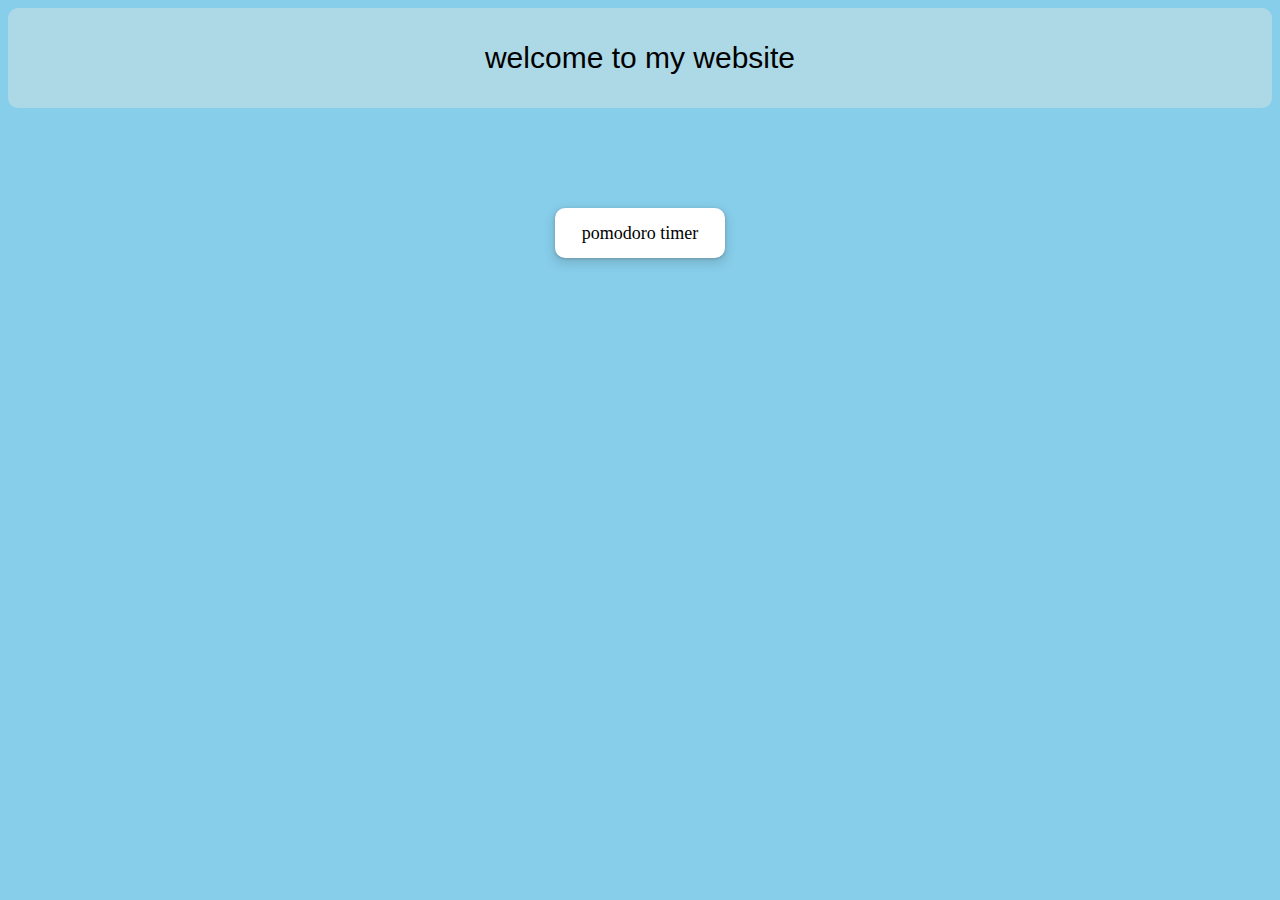
<file: index.html>
<!DOCTYPE html>
<html lang="en">
    <head>
        <meta charset="UTF-8" />
        <title>Pomodoro timer</title>
        <meta name="viewport" content="width=device-width, initial-scale=1" />
        <link rel="stylesheet" href="/css/style.css"/>
    </head>
    <body>
    <div class="box">
        <p>welcome to my website</p>
    </div>
    <div>
        <a class="button" href="pages/Pomodoro_timer.html">pomodoro timer</a>
    </div>
    </body>
</html>
</file>
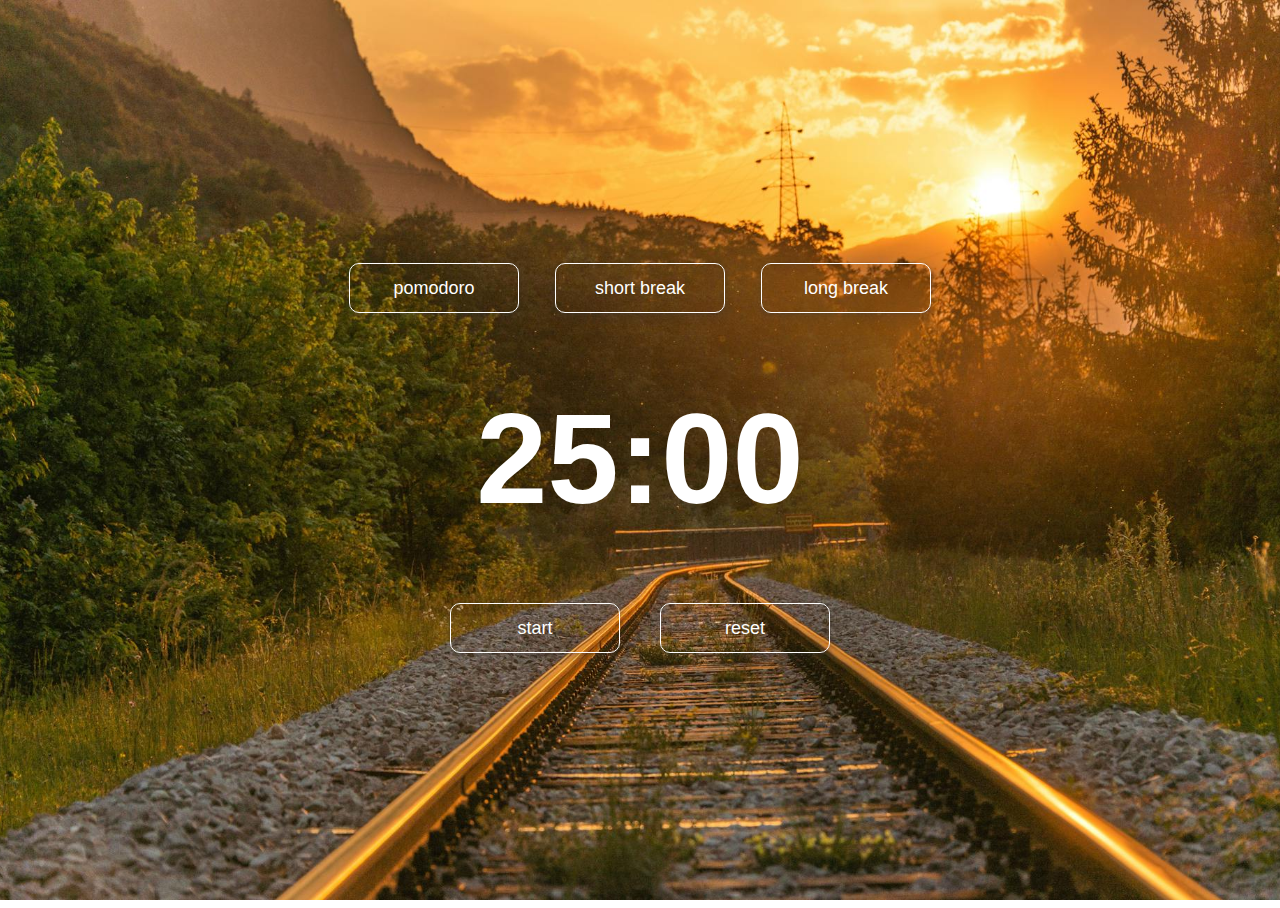
<file: pages/Pomodoro_timer.html>
<!DOCTYPE html>
<html lang="en">
    <head>
        <meta charset="UTF-8" />
        <title>Pomodoro timer</title>
        <meta name="viewport" content="width=device-width, initial-scale=1" />
        <link rel="icon" type="image/png" href="images/icon.png"/>
        <link rel="stylesheet" href="/css/style_pomodoro.css"/>
        <script src="/scripts/script_pomodoro.js"></script>
    </head>
    <body>
        <div class="pomodoro_select">
            <button onclick="Pomodoro()">pomodoro</button>
            <button onclick="ShortBreak()">short break</button>
            <button onclick="LongBreak()">long break</button>
        </div>
        <div class="pomodoro_timer">
            <h1 id="pomodoro_timerbox">25:00</h1>
        </div>
        <div class="pomodoro_start">
            <button id="button_start" onclick="StartPauseReset(this)">start</button>
            <button id="button_pause" onclick="StartPauseReset(this)">pause</button>
            <button id="button_reset" onclick="StartPauseReset(this)">reset</button>
        </div> 
    </body>
    
</html>
</file>
<file: css/style.css>
body{
    display: flex;
    flex-direction: column;
    gap: 100px;
    justify-content: center;
    align-items: center;
    background-color: skyblue;
    overflow: hidden;
}

.box{
    display: inline-flex;
    justify-content: center;
    align-items: center;
    background-color: lightblue;
    width: 100%;
    height: 100px;
    font-size: 30px;
    font-family: Arial, sans-serif;
    border-radius: 10px;
    overflow: hidden;
}

.button{
    display: flex;
    align-items: center;
    justify-content: center;
    background-color: white;
    border-radius: 10px;
    height:50px;
    width:170px;
    font-size: 18px;
    cursor: pointer;
    color: black;
    overflow: hidden;
    text-decoration: none;
}

.button:hover {
    background: #d3eef7;
}

.button:active {
    box-shadow: 0 4px 4px 0 rgb(60 64 67 / 30%), 0 8px 12px 6px rgb(60 64 67 / 15%);
    outline: none;
}

.button:focus {
    outline: none;
}

.button:not(:disabled) {
    box-shadow: rgba(60, 64, 67, .3) 0 1px 3px 0, rgba(60, 64, 67, .15) 0 4px 8px 3px;
}

.button:not(:disabled):hover {

    box-shadow: rgba(60, 64, 67, .3) 0 2px 3px 0, rgba(60, 64, 67, .15) 0 6px 10px 4px;}

.button:not(:disabled):focus {
    box-shadow: rgba(60, 64, 67, .3) 0 1px 3px 0, rgba(60, 64, 67, .15) 0 4px 8px 3px;
}

.button:not(:disabled):active {
    box-shadow: rgba(60, 64, 67, .3) 0 4px 4px 0, rgba(60, 64, 67, .15) 0 8px 12px 6px;
}

.button:disabled {
    box-shadow: rgba(60, 64, 67, .3) 0 1px 3px 0, rgba(60, 64, 67, .15) 0 4px 8px 3px;
}
</file>
<file: css/style_pomodoro.css>
html, body {
    height: 100%;
    overflow: hidden;
}
body{
    background-image: url(/images/background2.jpg);
    background-size:cover;
    background-attachment: fixed;
    background-repeat: no-repeat;
    background-position: center;
    display: flex;
    flex-direction: column;
    align-items: center;
    align-content: center;
    justify-content: center;
    gap: 20px;
}
.pomodoro_select{
    height: 100px;
    width: 600px;
    display: flex;
    justify-content: center;
    align-items: center;
    gap: 36px;
}
.pomodoro_timer{
    height: 200px;
    width: 600px;
    display: flex;
    justify-content: center;
    align-items: center;
    font-size: 64px;
    font-family: roboto, sans-serif;
    gap: 40px;
    color:white;
    outline-color: black;
}
.pomodoro_start{
    height: 100px;
    width: 600px;
    display: flex;
    justify-content: center;
    align-items: center;
    gap: 40px;
}
button{
    align-items: center;
    background-color: transparent;
    border-radius: 10px;
    border-style: none;
    border: 1px solid white;
    border-color: white;
    height:50px;
    width:170px;
    font-size: 18px;
    cursor: pointer;
    color: white;
}

#button_pause{
    display:none;
}

button:hover {
    background: #F6F9FE;
    color:black;
}

button:active {
    box-shadow: 0 4px 4px 0 rgb(60 64 67 / 30%), 0 8px 12px 6px rgb(60 64 67 / 15%);
    outline: none;
}

button:focus {
    outline: none;
}

button:not(:disabled) {
    box-shadow: rgba(60, 64, 67, .3) 0 1px 3px 0, rgba(60, 64, 67, .15) 0 4px 8px 3px;
}

button:not(:disabled):hover {

    box-shadow: rgba(60, 64, 67, .3) 0 2px 3px 0, rgba(60, 64, 67, .15) 0 6px 10px 4px;}

button:not(:disabled):focus {
    box-shadow: rgba(60, 64, 67, .3) 0 1px 3px 0, rgba(60, 64, 67, .15) 0 4px 8px 3px;
}

button:not(:disabled):active {
    box-shadow: rgba(60, 64, 67, .3) 0 4px 4px 0, rgba(60, 64, 67, .15) 0 8px 12px 6px;
}

button:disabled {
    box-shadow: rgba(60, 64, 67, .3) 0 1px 3px 0, rgba(60, 64, 67, .15) 0 4px 8px 3px;
}
</file>
